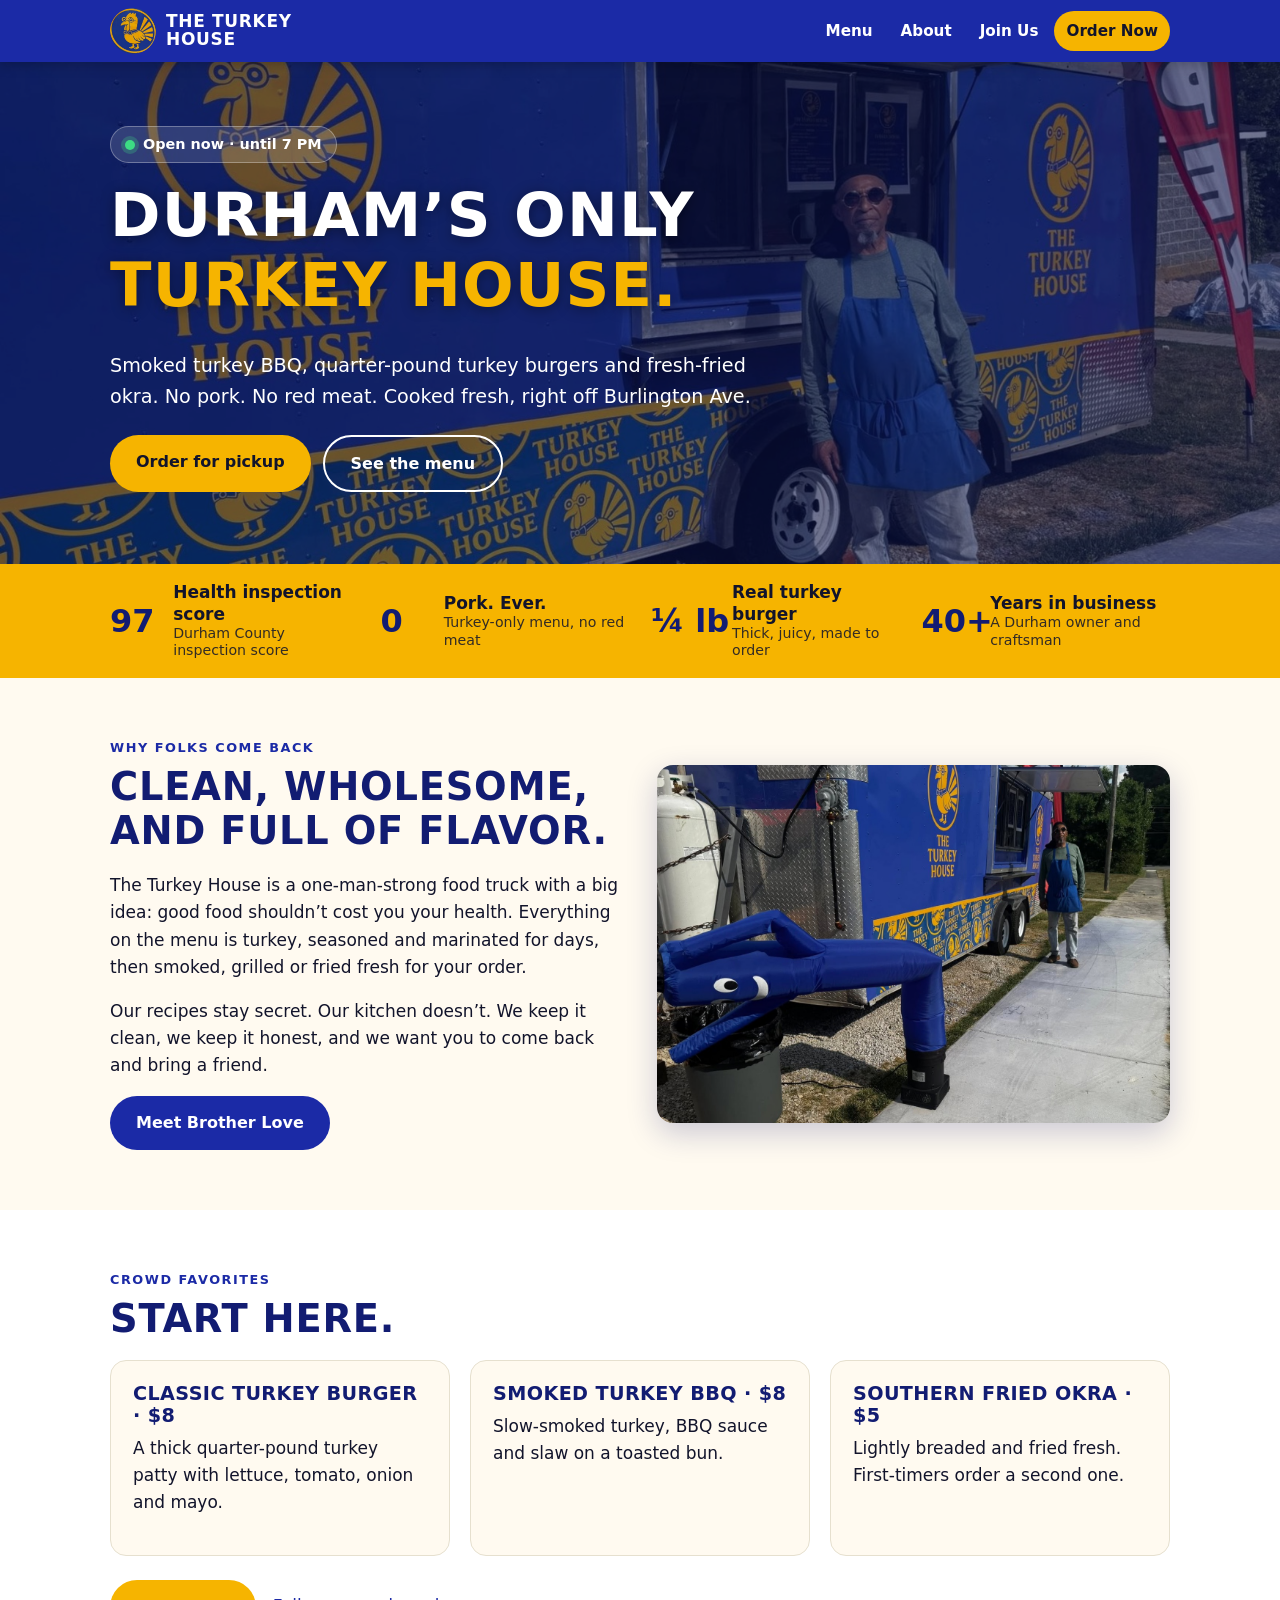
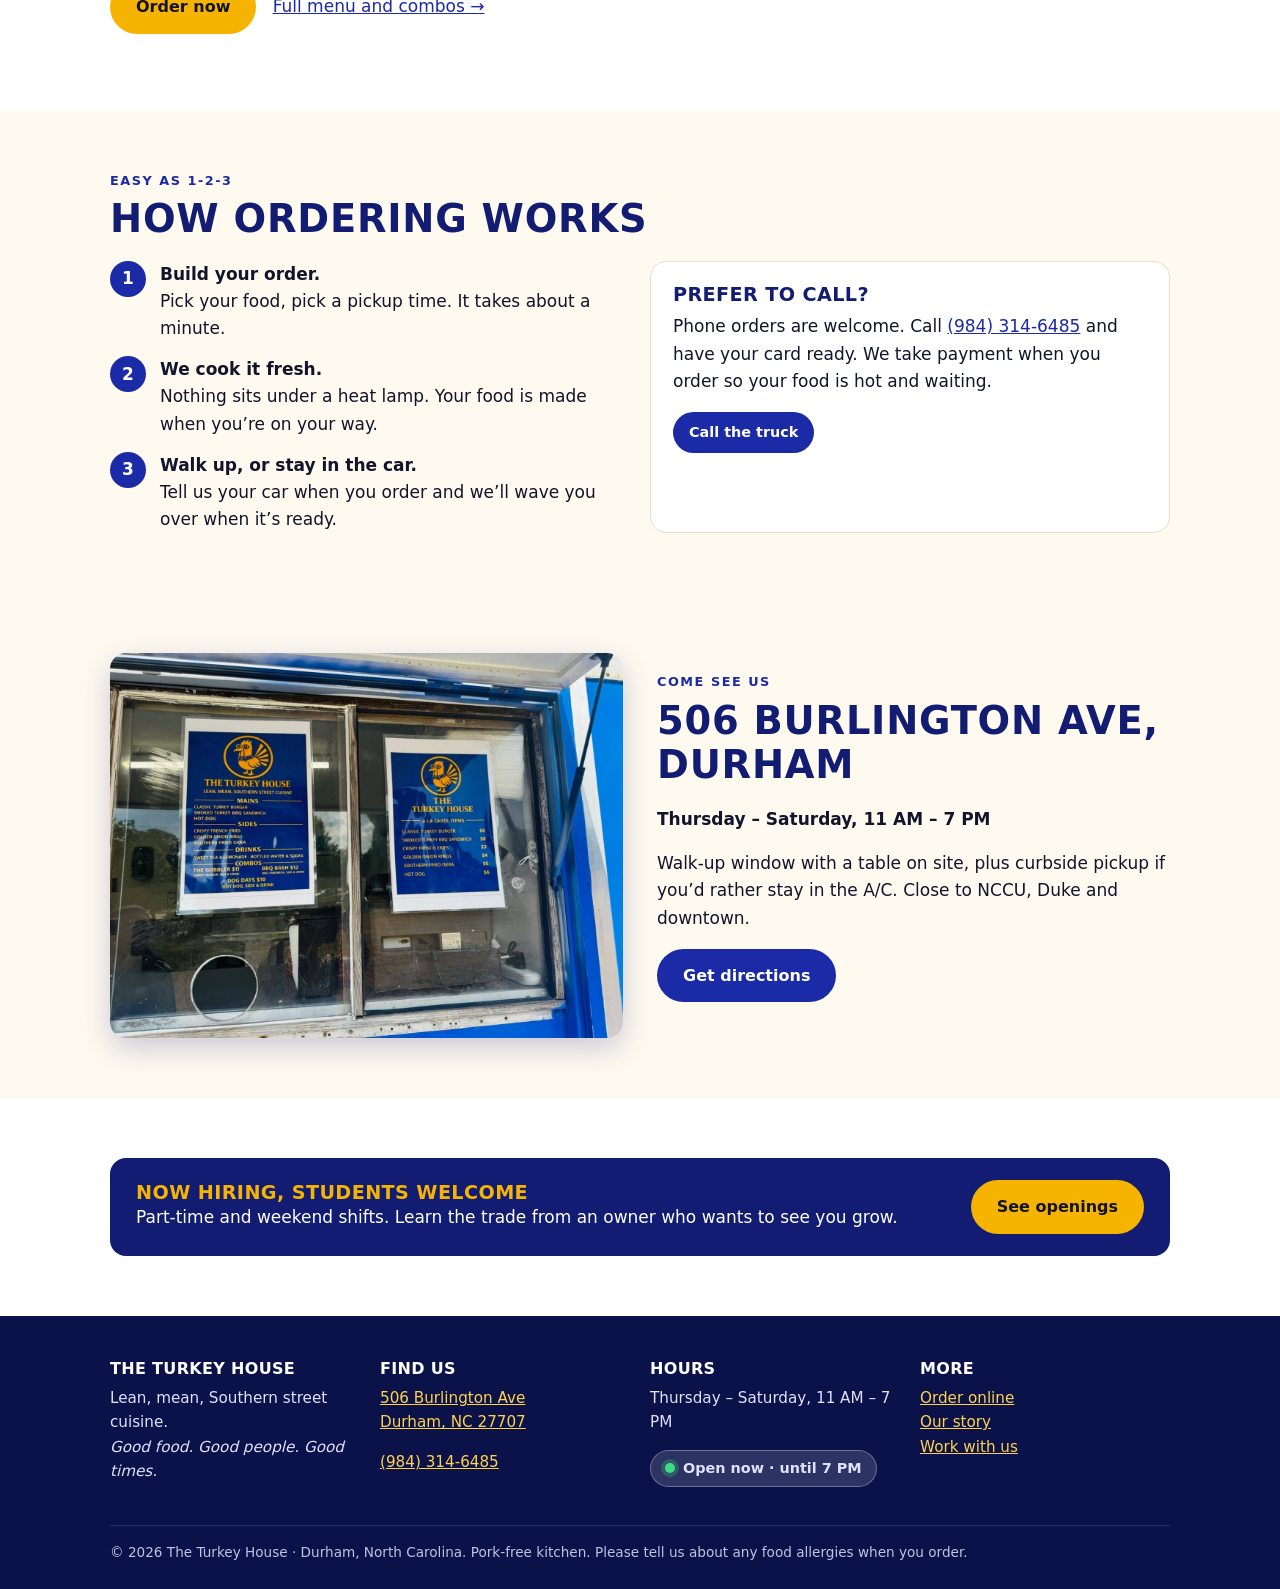
<file: index.html>
<!doctype html>
<html lang="en"><head>
<meta charset="utf-8"><meta name="viewport" content="width=device-width,initial-scale=1">
<title>The Turkey House · Turkey BBQ, Burgers & Fried Okra · Durham, NC</title>
<meta name="description" content="Smoked turkey BBQ, quarter-pound turkey burgers and Southern fried okra. Pork-free food truck at 506 Burlington Ave, Durham NC. Order online for pickup.">
<meta name="theme-color" content="#1b2aa6">
<meta property="og:title" content="The Turkey House · Turkey BBQ, Burgers & Fried Okra · Durham, NC"><meta property="og:description" content="Smoked turkey BBQ, quarter-pound turkey burgers and Southern fried okra. Pork-free food truck at 506 Burlington Ave, Durham NC. Order online for pickup.">
<meta property="og:image" content="assets/truck-brother-love.jpg"><meta property="og:type" content="website">
<link rel="icon" href="assets/logo.png"><link rel="stylesheet" href="styles.css">
<script type="application/ld+json">{"@context":"https://schema.org","@type":"FoodEstablishment","name":"The Turkey House","servesCuisine":"Southern street food, turkey","address":{"@type":"PostalAddress","streetAddress":"506 Burlington Ave","addressLocality":"Durham","addressRegion":"NC","postalCode":"27707"},"telephone":"+1-984-314-6485","openingHoursSpecification":[{"@type":"OpeningHoursSpecification","dayOfWeek":["Thursday","Friday","Saturday"],"opens":"11:00","closes":"19:00"}],"priceRange":"$"}</script></head>
<body>
<a class="skip" href="#main">Skip to content</a>
<header class="site"><div class="wrap">
  <a class="brand" href="index.html" aria-label="The Turkey House home"><img src="assets/logo.png" alt="" width="46" height="46"><span>The Turkey<br>House</span></a>
  <nav class="main" aria-label="Main">
    <a href="menu.html" class="">Menu</a><a href="about.html" class="">About</a><a href="join.html" class="">Join Us</a><a href="menu.html#order" class="cta">Order Now</a>
  </nav>
</div></header>
<main id="main">

<section class="hero" style="padding:0"><img class="bg" src="assets/truck-brother-love.jpg" alt="" fetchpriority="high">
<div class="wrap">
  <p class="js-status status"></p>
  <h1>Durham’s only <em>Turkey House.</em></h1>
  <p class="lead">Smoked turkey BBQ, quarter-pound turkey burgers and fresh-fried okra. No pork. No red meat. Cooked fresh, right off Burlington Ave.</p>
  <div class="actions"><a class="btn" href="menu.html#order">Order for pickup</a><a class="btn ghost" href="menu.html">See the menu</a></div>
</div></section>

<div class="trust"><div class="wrap"><ul>
  <li class="js-health"><span class="big" data-th="healthScore">97</span><span>Health inspection score<small data-th="healthNote">Durham County inspection score</small></span></li>
  <li><span class="big">0</span><span>Pork. Ever.<small>Turkey-only menu, no red meat</small></span></li>
  <li><span class="big">¼ lb</span><span>Real turkey burger<small>Thick, juicy, made to order</small></span></li>
  <li><span class="big">40+</span><span>Years in business<small>A Durham owner and craftsman</small></span></li>
</ul></div></div>

<section><div class="wrap">
  <div class="split">
    <div><p class="kicker">Why folks come back</p><h2>Clean, wholesome, and full of flavor.</h2>
      <p>The Turkey House is a one-man-strong food truck with a big idea: good food shouldn’t cost you your health. Everything on the menu is turkey, seasoned and marinated for days, then smoked, grilled or fried fresh for your order.</p>
      <p>Our recipes stay secret. Our kitchen doesn’t. We keep it clean, we keep it honest, and we want you to come back and bring a friend.</p>
      <a class="btn blue" href="about.html">Meet Brother Love</a></div>
    <div class="photo"><img src="assets/truck-side.jpg" alt="The Turkey House food truck on Burlington Ave with its blue and gold turkey logo" loading="lazy" width="1400" height="976"></div>
  </div>
</div></section>

<section class="alt"><div class="wrap">
  <p class="kicker">Crowd favorites</p><h2>Start here.</h2>
  <div class="grid c3">
    <article class="card"><h3>Classic Turkey Burger <span data-price="burger"></span></h3><p>A thick quarter-pound turkey patty with lettuce, tomato, onion and mayo.</p></article>
    <article class="card"><h3>Smoked Turkey BBQ <span data-price="bbq"></span></h3><p>Slow-smoked turkey, BBQ sauce and slaw on a toasted bun.</p></article>
    <article class="card"><h3>Southern Fried Okra <span data-price="okra"></span></h3><p>Lightly breaded and fried fresh. First-timers order a second one.</p></article>
  </div>
  <p style="margin-top:24px"><a class="btn" href="menu.html#order">Order now</a> &nbsp; <a href="menu.html">Full menu and combos →</a></p>
</div></section>

<section><div class="wrap">
  <p class="kicker">Easy as 1-2-3</p><h2>How ordering works</h2>
  <div class="grid c2"><ol class="steps">
    <li><div><strong>Build your order.</strong><br>Pick your food, pick a pickup time. It takes about a minute.</div></li>
    <li><div><strong>We cook it fresh.</strong><br>Nothing sits under a heat lamp. Your food is made when you’re on your way.</div></li>
    <li><div><strong>Walk up, or stay in the car.</strong><br>Tell us your car when you order and we’ll wave you over when it’s ready.</div></li>
  </ol>
  <div class="card"><h3>Prefer to call?</h3><p>Phone orders are welcome. Call <a data-th-href="tel" href="#" data-th="phoneDisplay">(984) 314-6485</a> and have your card ready. We take payment when you order so your food is hot and waiting.</p>
  <p style="margin:0"><a class="btn blue small" data-th-href="tel" href="#">Call the truck</a></p></div></div>
</div></section>

<section class="alt" id="testimonials"><div class="wrap"><p class="kicker">Straight from our customers</p><h2>What people are saying</h2><div class="grid c3" id="testimonial-list"></div></div></section>

<section><div class="wrap"><div class="split">
  <div class="photo"><img src="assets/order-window.jpg" alt="Menus posted at the ordering window of The Turkey House truck" loading="lazy" width="1400" height="1050"></div>
  <div><p class="kicker">Come see us</p><h2>506 Burlington Ave, Durham</h2>
    <p><strong data-th="hoursText">Thursday – Saturday, 11 AM – 7 PM</strong></p>
    <p>Walk-up window with a table on site, plus curbside pickup if you’d rather stay in the A/C. Close to NCCU, Duke and downtown.</p>
    <p><a class="btn blue" data-th-href="maps" href="#">Get directions</a></p></div>
</div></div></section>

<section class="alt"><div class="wrap"><div class="banner"><div><h3>Now hiring, students welcome</h3><p>Part-time and weekend shifts. Learn the trade from an owner who wants to see you grow.</p></div><a class="btn" href="join.html" style="margin-left:auto">See openings</a></div></div></section>
<script>document.addEventListener("DOMContentLoaded",function(){var T=window.TH;if(!T)return;[].forEach.call(document.querySelectorAll("[data-price]"),function(e){var it=T.menu.items.filter(function(x){return x.id===e.getAttribute("data-price")})[0];if(it&&it.price!=null)e.textContent="· $"+it.price;});});</script>

</main>
<footer class="site"><div class="wrap">
  <div class="grid">
    <div><h3>The Turkey House</h3><p>Lean, mean, Southern street cuisine.<br><em>Good food. Good people. Good times.</em></p></div>
    <div><h3>Find us</h3><p><a data-th-href="maps" href="#"><span data-th="street">506 Burlington Ave</span><br><span data-th="city">Durham, NC 27707</span></a></p>
      <p><a data-th-href="tel" href="#" data-th="phoneDisplay">(984) 314-6485</a></p></div>
    <div><h3>Hours</h3><p data-th="hoursText">Thursday – Saturday, 11 AM – 7 PM</p><p class="js-status status" style="margin:0"></p></div>
    <div><h3>More</h3><p><a href="menu.html#order">Order online</a><br><a href="about.html">Our story</a><br><a href="join.html">Work with us</a><br>
      <a id="review-link" class="hidden" href="#" rel="noopener">Leave a review</a>
      <a id="social-fb" class="hidden" href="#" rel="noopener">Facebook</a> <a id="social-ig" class="hidden" href="#" rel="noopener">Instagram</a></p></div>
  </div>
  <div class="fine">© <span class="js-year">2026</span> The Turkey House · Durham, North Carolina. Pork-free kitchen. Please tell us about any food allergies when you order.</div>
</div></footer>
<script src="config.js"></script><script src="site.js"></script>
</body></html>
</file>
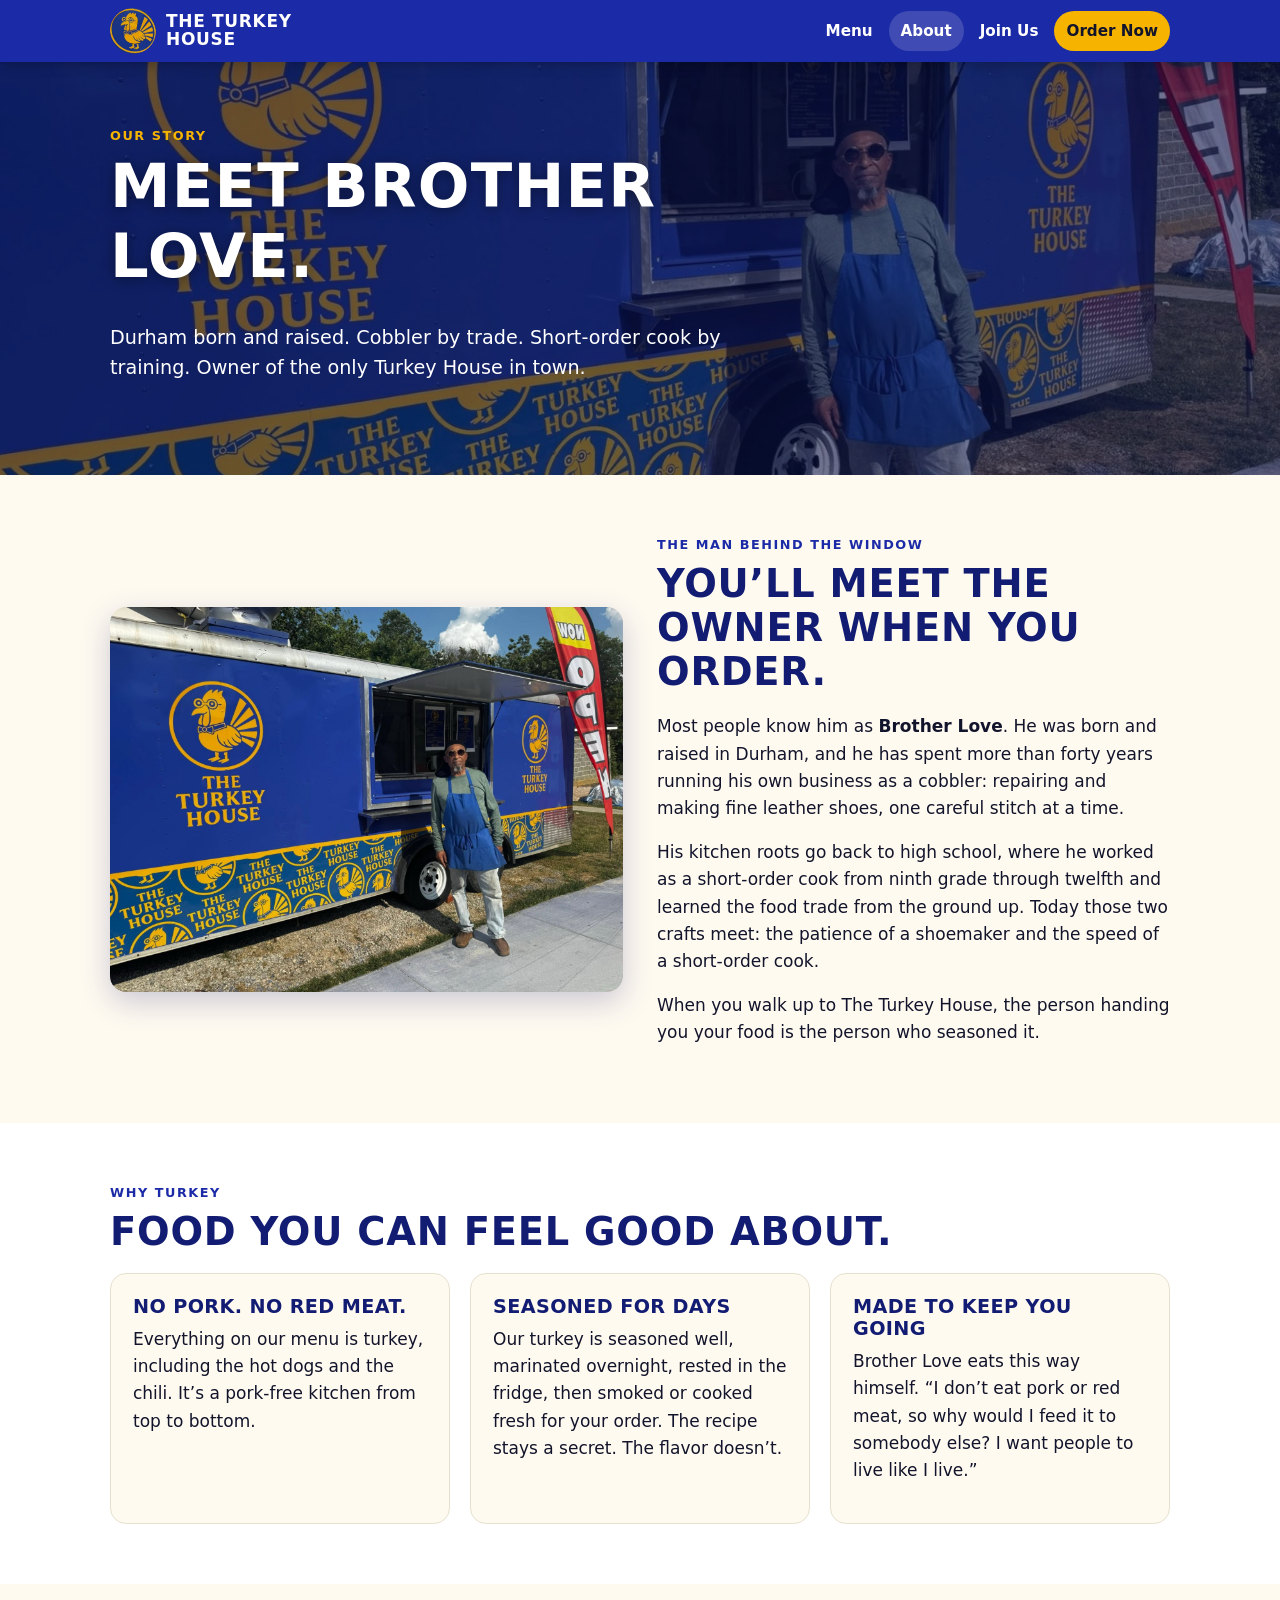
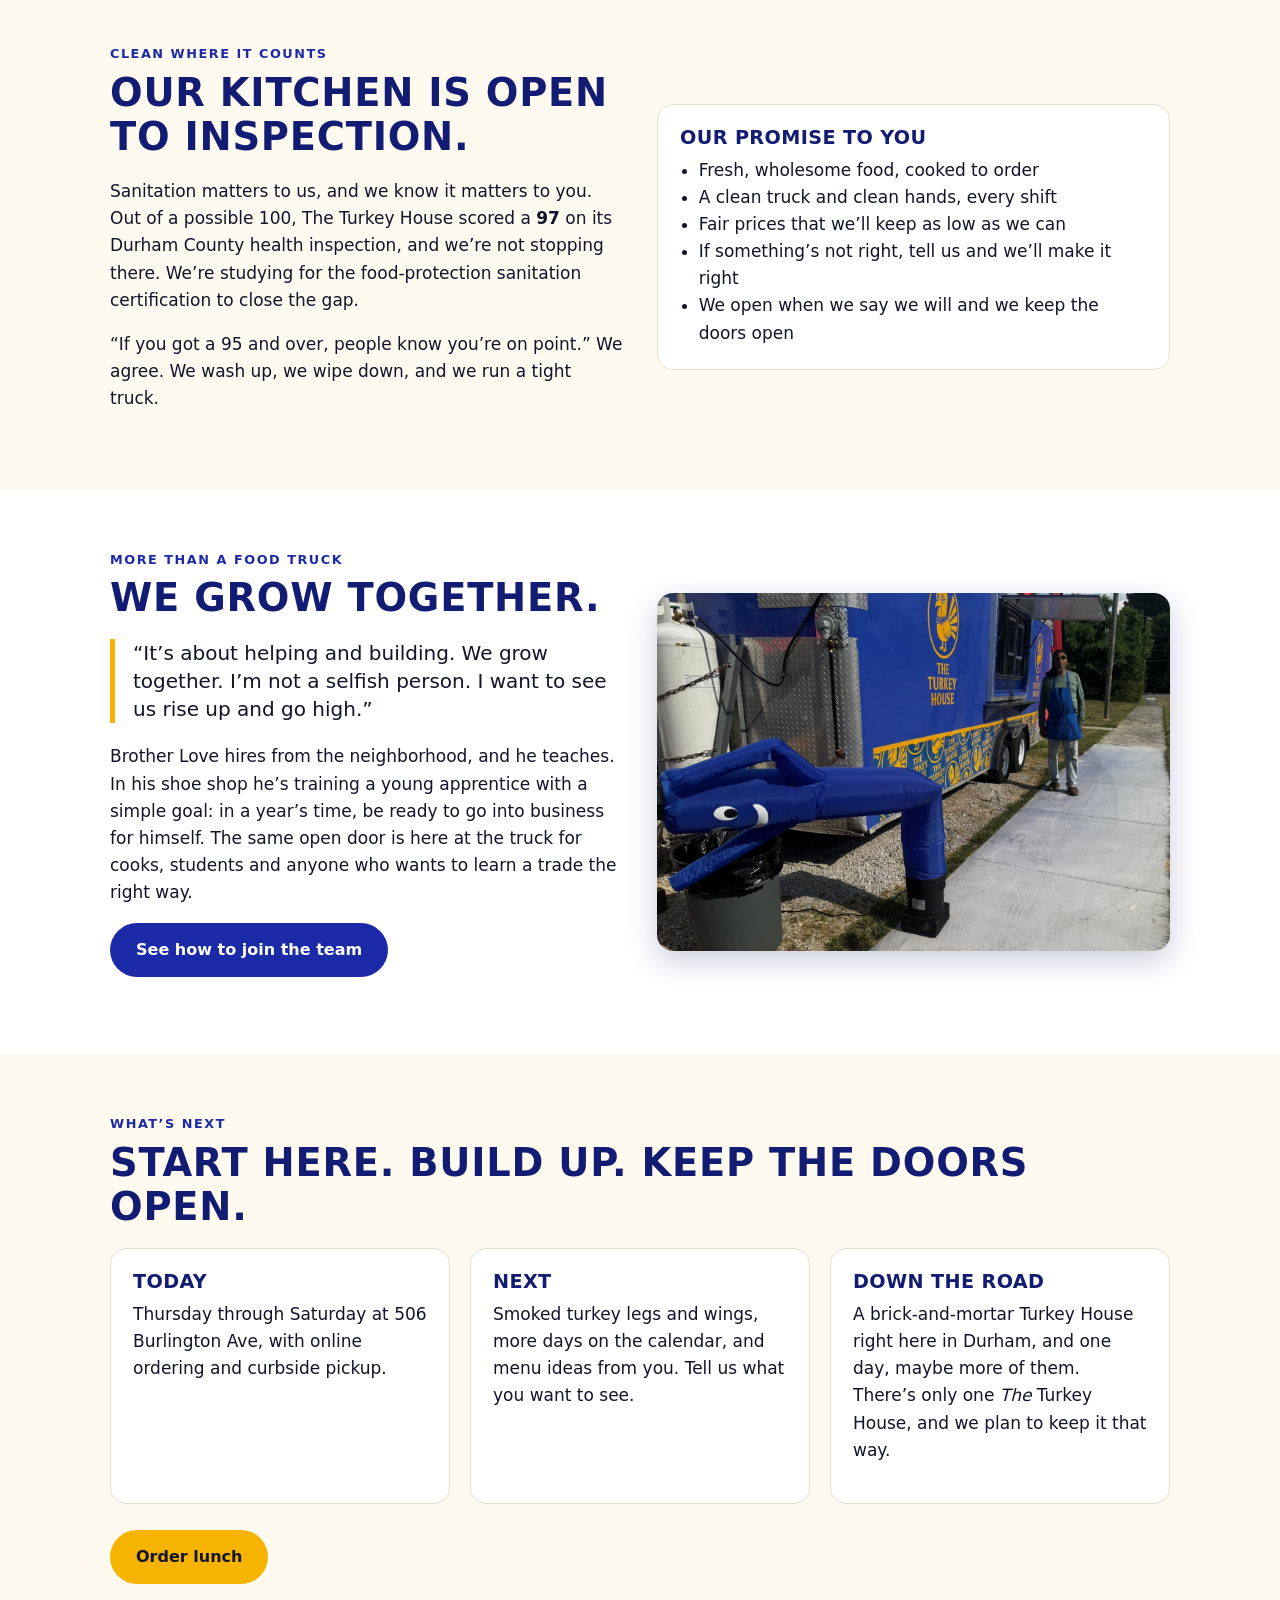
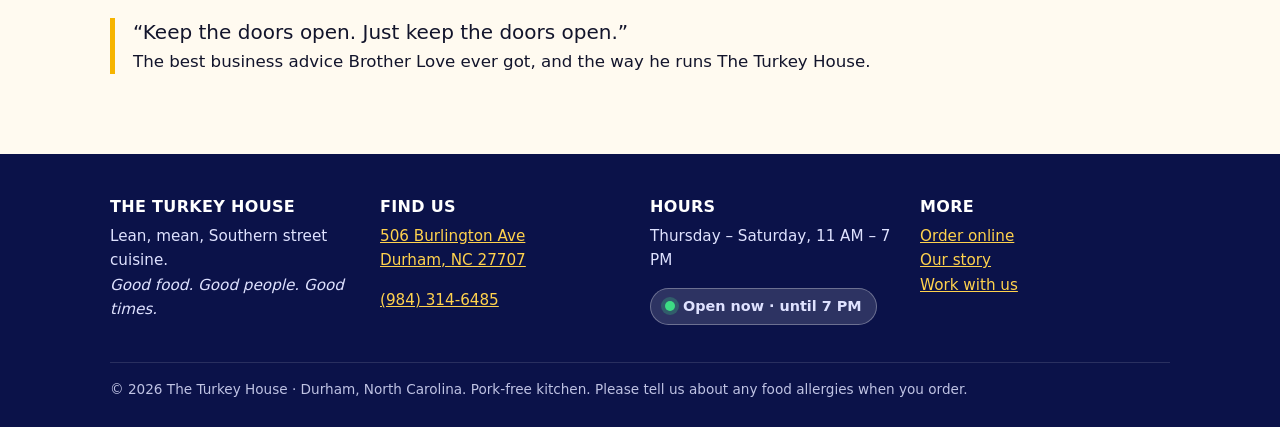
<file: about.html>
<!doctype html>
<html lang="en"><head>
<meta charset="utf-8"><meta name="viewport" content="width=device-width,initial-scale=1">
<title>About Brother Love · The Turkey House · Durham, NC</title>
<meta name="description" content="Meet Brother Love, Durham cobbler and owner of The Turkey House food truck. Pork-free, turkey-only Southern street food with a 97 health score.">
<meta name="theme-color" content="#1b2aa6">
<meta property="og:title" content="About Brother Love · The Turkey House · Durham, NC"><meta property="og:description" content="Meet Brother Love, Durham cobbler and owner of The Turkey House food truck. Pork-free, turkey-only Southern street food with a 97 health score.">
<meta property="og:image" content="assets/truck-brother-love.jpg"><meta property="og:type" content="website">
<link rel="icon" href="assets/logo.png"><link rel="stylesheet" href="styles.css">
</head>
<body>
<a class="skip" href="#main">Skip to content</a>
<header class="site"><div class="wrap">
  <a class="brand" href="index.html" aria-label="The Turkey House home"><img src="assets/logo.png" alt="" width="46" height="46"><span>The Turkey<br>House</span></a>
  <nav class="main" aria-label="Main">
    <a href="menu.html" class="">Menu</a><a href="about.html" class="" aria-current="page">About</a><a href="join.html" class="">Join Us</a><a href="menu.html#order" class="cta">Order Now</a>
  </nav>
</div></header>
<main id="main">

<section class="hero" style="padding:0"><img class="bg" src="assets/truck-brother-love.jpg" alt="" style="object-position:70% 50%">
<div class="wrap"><p class="kicker" style="color:var(--gold)">Our story</p><h1>Meet Brother Love.</h1>
<p class="lead">Durham born and raised. Cobbler by trade. Short-order cook by training. Owner of the only Turkey House in town.</p></div></section>

<section><div class="wrap"><div class="split">
  <div class="photo"><img src="assets/truck-brother-love.jpg" alt="Brother Love, owner of The Turkey House, standing at his food truck in a blue apron" loading="lazy" width="1600" height="1200"></div>
  <div><p class="kicker">The man behind the window</p><h2>You’ll meet the owner when you order.</h2>
    <p>Most people know him as <strong>Brother Love</strong>. He was born and raised in Durham, and he has spent more than forty years running his own business as a cobbler: repairing and making fine leather shoes, one careful stitch at a time.</p>
    <p>His kitchen roots go back to high school, where he worked as a short-order cook from ninth grade through twelfth and learned the food trade from the ground up. Today those two crafts meet: the patience of a shoemaker and the speed of a short-order cook.</p>
    <p>When you walk up to The Turkey House, the person handing you your food is the person who seasoned it.</p></div>
</div></div></section>

<section class="alt"><div class="wrap">
  <p class="kicker">Why turkey</p><h2>Food you can feel good about.</h2>
  <div class="grid c3">
    <div class="card"><h3>No pork. No red meat.</h3><p>Everything on our menu is turkey, including the hot dogs and the chili. It’s a pork-free kitchen from top to bottom.</p></div>
    <div class="card"><h3>Seasoned for days</h3><p>Our turkey is seasoned well, marinated overnight, rested in the fridge, then smoked or cooked fresh for your order. The recipe stays a secret. The flavor doesn’t.</p></div>
    <div class="card"><h3>Made to keep you going</h3><p>Brother Love eats this way himself. “I don’t eat pork or red meat, so why would I feed it to somebody else? I want people to live like I live.”</p></div>
  </div>
</div></section>

<section><div class="wrap"><div class="split">
  <div><p class="kicker">Clean where it counts</p><h2>Our kitchen is open to inspection.</h2>
    <p>Sanitation matters to us, and we know it matters to you. Out of a possible 100, The Turkey House scored a <strong>97</strong> on its Durham County health inspection, and we’re not stopping there. We’re studying for the food-protection sanitation certification to close the gap.</p>
    <p>“If you got a 95 and over, people know you’re on point.” We agree. We wash up, we wipe down, and we run a tight truck.</p></div>
  <div class="card"><h3>Our promise to you</h3>
    <ul style="padding-left:1.1em;margin:0"><li>Fresh, wholesome food, cooked to order</li><li>A clean truck and clean hands, every shift</li><li>Fair prices that we’ll keep as low as we can</li><li>If something’s not right, tell us and we’ll make it right</li><li>We open when we say we will and we keep the doors open</li></ul></div>
</div></div></section>

<section class="alt"><div class="wrap"><div class="split">
  <div><p class="kicker">More than a food truck</p><h2>We grow together.</h2>
    <blockquote class="quote">“It’s about helping and building. We grow together. I’m not a selfish person. I want to see us rise up and go high.”</blockquote>
    <p>Brother Love hires from the neighborhood, and he teaches. In his shoe shop he’s training a young apprentice with a simple goal: in a year’s time, be ready to go into business for himself. The same open door is here at the truck for cooks, students and anyone who wants to learn a trade the right way.</p>
    <p><a class="btn blue" href="join.html">See how to join the team</a></p></div>
  <div class="photo"><img src="assets/truck-side.jpg" alt="The Turkey House truck with its inflatable tube-man mascot out front" loading="lazy" width="1400" height="976"></div>
</div></div></section>

<section><div class="wrap">
  <p class="kicker">What’s next</p><h2>Start here. Build up. Keep the doors open.</h2>
  <div class="grid c3">
    <div class="card"><h3>Today</h3><p>Thursday through Saturday at 506 Burlington Ave, with online ordering and curbside pickup.</p></div>
    <div class="card"><h3>Next</h3><p>Smoked turkey legs and wings, more days on the calendar, and menu ideas from you. Tell us what you want to see.</p></div>
    <div class="card"><h3>Down the road</h3><p>A brick-and-mortar Turkey House right here in Durham, and one day, maybe more of them. There’s only one <em>The</em> Turkey House, and we plan to keep it that way.</p></div>
  </div>
  <p style="margin-top:26px"><a class="btn" href="menu.html#order">Order lunch</a></p>
  <blockquote class="quote" style="margin-top:34px">“Keep the doors open. Just keep the doors open.” <br><small>The best business advice Brother Love ever got, and the way he runs The Turkey House.</small></blockquote>
</div></section>

</main>
<footer class="site"><div class="wrap">
  <div class="grid">
    <div><h3>The Turkey House</h3><p>Lean, mean, Southern street cuisine.<br><em>Good food. Good people. Good times.</em></p></div>
    <div><h3>Find us</h3><p><a data-th-href="maps" href="#"><span data-th="street">506 Burlington Ave</span><br><span data-th="city">Durham, NC 27707</span></a></p>
      <p><a data-th-href="tel" href="#" data-th="phoneDisplay">(984) 314-6485</a></p></div>
    <div><h3>Hours</h3><p data-th="hoursText">Thursday – Saturday, 11 AM – 7 PM</p><p class="js-status status" style="margin:0"></p></div>
    <div><h3>More</h3><p><a href="menu.html#order">Order online</a><br><a href="about.html">Our story</a><br><a href="join.html">Work with us</a><br>
      <a id="review-link" class="hidden" href="#" rel="noopener">Leave a review</a>
      <a id="social-fb" class="hidden" href="#" rel="noopener">Facebook</a> <a id="social-ig" class="hidden" href="#" rel="noopener">Instagram</a></p></div>
  </div>
  <div class="fine">© <span class="js-year">2026</span> The Turkey House · Durham, North Carolina. Pork-free kitchen. Please tell us about any food allergies when you order.</div>
</div></footer>
<script src="config.js"></script><script src="site.js"></script>
</body></html>
</file>
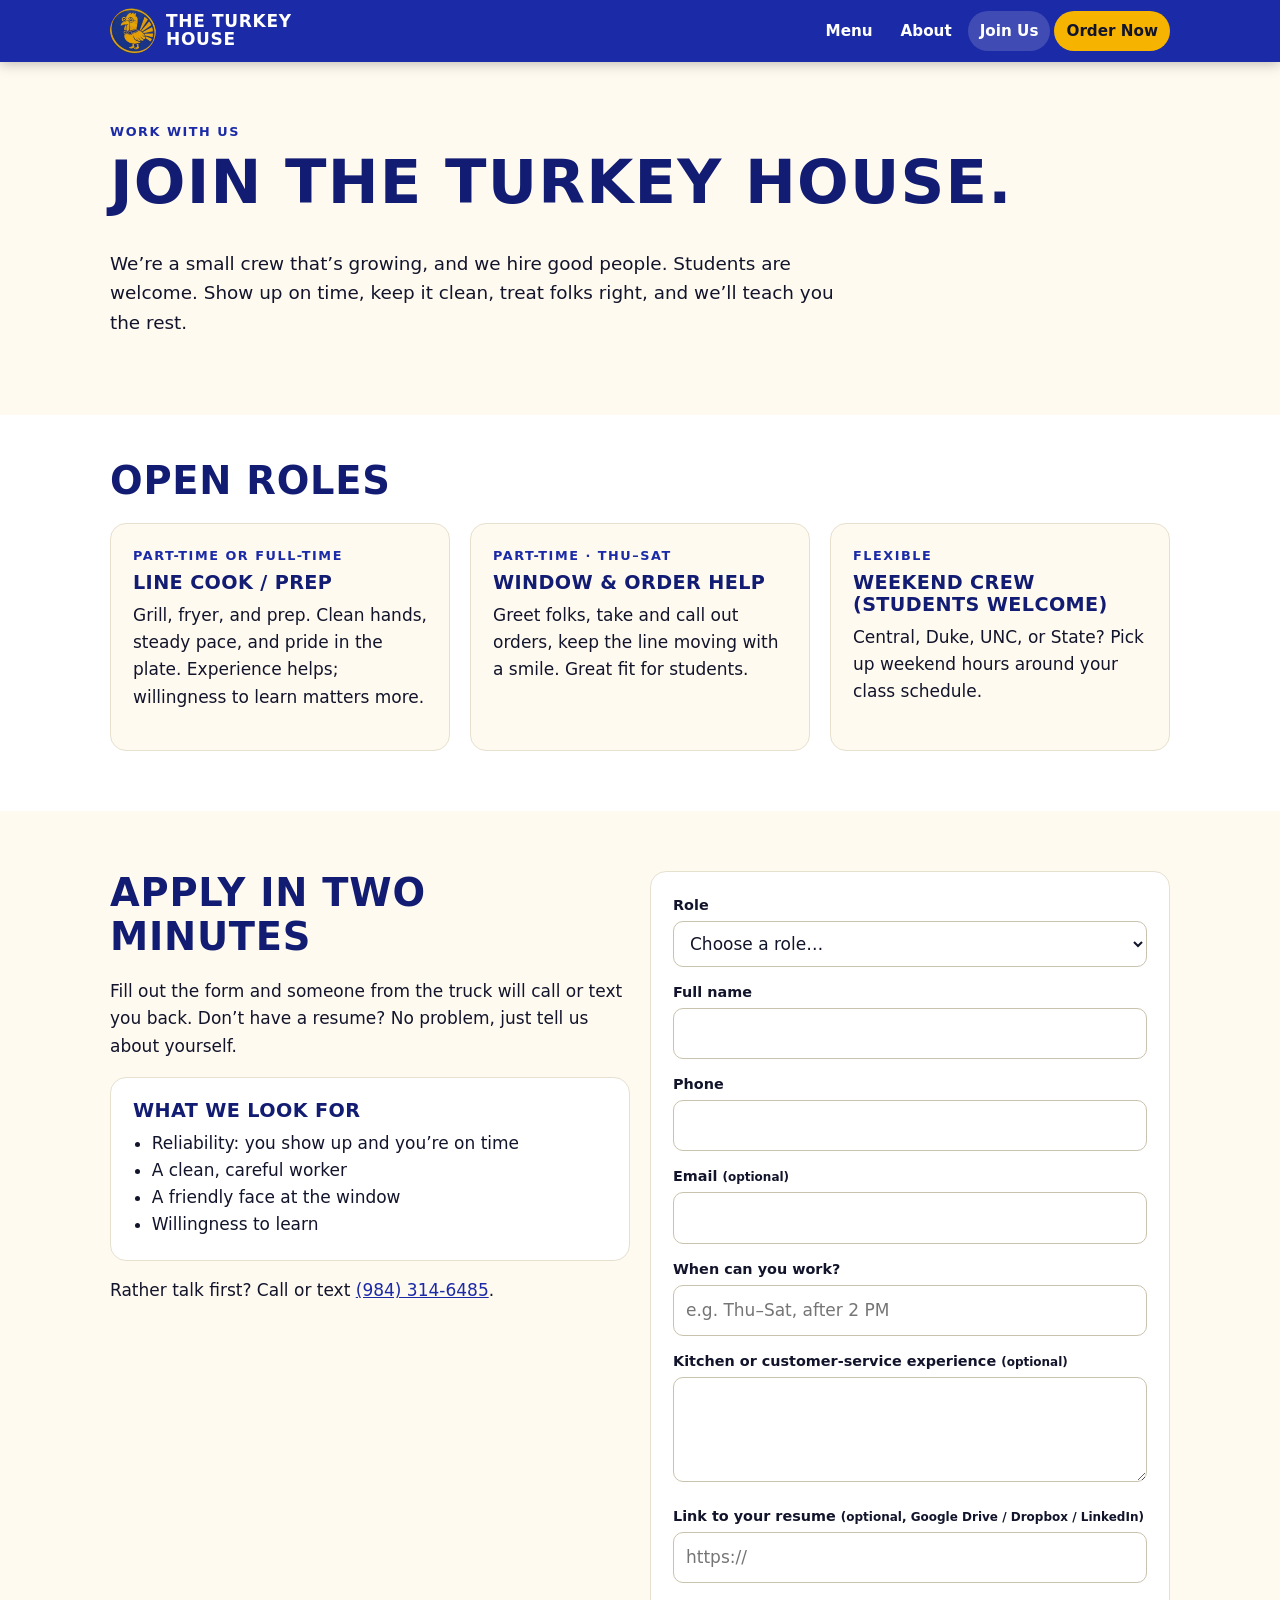
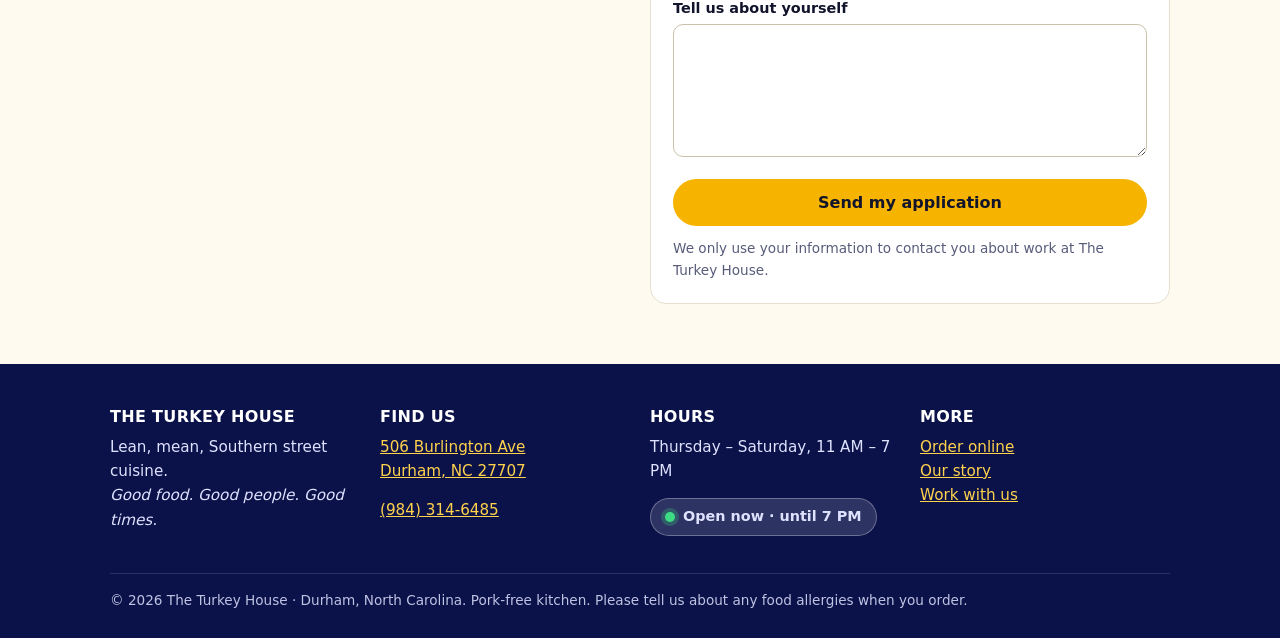
<file: join.html>
<!doctype html>
<html lang="en"><head>
<meta charset="utf-8"><meta name="viewport" content="width=device-width,initial-scale=1">
<title>Jobs & Applications · The Turkey House · Durham, NC</title>
<meta name="description" content="Now hiring line cooks, window help and weekend crew (students welcome) at The Turkey House food truck in Durham, NC. Apply online.">
<meta name="theme-color" content="#1b2aa6">
<meta property="og:title" content="Jobs & Applications · The Turkey House · Durham, NC"><meta property="og:description" content="Now hiring line cooks, window help and weekend crew (students welcome) at The Turkey House food truck in Durham, NC. Apply online.">
<meta property="og:image" content="assets/truck-brother-love.jpg"><meta property="og:type" content="website">
<link rel="icon" href="assets/logo.png"><link rel="stylesheet" href="styles.css">
</head>
<body>
<a class="skip" href="#main">Skip to content</a>
<header class="site"><div class="wrap">
  <a class="brand" href="index.html" aria-label="The Turkey House home"><img src="assets/logo.png" alt="" width="46" height="46"><span>The Turkey<br>House</span></a>
  <nav class="main" aria-label="Main">
    <a href="menu.html" class="">Menu</a><a href="about.html" class="">About</a><a href="join.html" class="" aria-current="page">Join Us</a><a href="menu.html#order" class="cta">Order Now</a>
  </nav>
</div></header>
<main id="main">

<section><div class="wrap"><p class="kicker">Work with us</p><h1>Join The Turkey House.</h1>
<p style="max-width:40em;font-size:1.15rem">We’re a small crew that’s growing, and we hire good people. Students are welcome. Show up on time, keep it clean, treat folks right, and we’ll teach you the rest.</p></div></section>
<section class="alt" style="padding-top:44px"><div class="wrap"><h2>Open roles</h2><div class="grid c3" id="openings"></div></div></section>
<section><div class="wrap"><div class="grid c2" style="align-items:start">
  <div><h2>Apply in two minutes</h2><p>Fill out the form and someone from the truck will call or text you back. Don’t have a resume? No problem, just tell us about yourself.</p>
  <div class="card"><h3>What we look for</h3><ul style="padding-left:1.1em;margin:0"><li>Reliability: you show up and you’re on time</li><li>A clean, careful worker</li><li>A friendly face at the window</li><li>Willingness to learn</li></ul></div>
  <p style="margin-top:16px">Rather talk first? Call or text <a data-th-href="tel" href="#" data-th="phoneDisplay">(984) 314-6485</a>.</p></div>
  <form id="apply-form" class="card">
    <div class="field"><label for="role">Role</label><select id="role" name="role" required></select></div>
    <div class="field"><label for="a-name">Full name</label><input id="a-name" name="name" required autocomplete="name"></div>
    <div class="field"><label for="a-phone">Phone</label><input id="a-phone" name="phone" type="tel" required autocomplete="tel" inputmode="tel"></div>
    <div class="field"><label for="a-email">Email <small>(optional)</small></label><input id="a-email" name="email" type="email" autocomplete="email"></div>
    <div class="field"><label for="availability">When can you work?</label><input id="availability" name="availability" placeholder="e.g. Thu–Sat, after 2 PM" required></div>
    <div class="field"><label for="experience">Kitchen or customer-service experience <small>(optional)</small></label><textarea id="experience" name="experience" rows="3"></textarea></div>
    <div class="field"><label for="resume">Link to your resume <small>(optional, Google Drive / Dropbox / LinkedIn)</small></label><input id="resume" name="resume" type="url" placeholder="https://"></div>
    <div class="field"><label for="about">Tell us about yourself</label><textarea id="about" name="about" rows="4" required></textarea></div>
    <input class="hp" type="checkbox" name="botcheck" tabindex="-1" autocomplete="off" aria-hidden="true">
    <button class="btn" type="submit" style="width:100%">Send my application</button>
    <div id="apply-msg" style="margin-top:12px" aria-live="polite"></div>
    <p class="empty" style="font-size:.85rem;margin:10px 0 0">We only use your information to contact you about work at The Turkey House.</p>
  </form>
</div></div></section>

</main>
<footer class="site"><div class="wrap">
  <div class="grid">
    <div><h3>The Turkey House</h3><p>Lean, mean, Southern street cuisine.<br><em>Good food. Good people. Good times.</em></p></div>
    <div><h3>Find us</h3><p><a data-th-href="maps" href="#"><span data-th="street">506 Burlington Ave</span><br><span data-th="city">Durham, NC 27707</span></a></p>
      <p><a data-th-href="tel" href="#" data-th="phoneDisplay">(984) 314-6485</a></p></div>
    <div><h3>Hours</h3><p data-th="hoursText">Thursday – Saturday, 11 AM – 7 PM</p><p class="js-status status" style="margin:0"></p></div>
    <div><h3>More</h3><p><a href="menu.html#order">Order online</a><br><a href="about.html">Our story</a><br><a href="join.html">Work with us</a><br>
      <a id="review-link" class="hidden" href="#" rel="noopener">Leave a review</a>
      <a id="social-fb" class="hidden" href="#" rel="noopener">Facebook</a> <a id="social-ig" class="hidden" href="#" rel="noopener">Instagram</a></p></div>
  </div>
  <div class="fine">© <span class="js-year">2026</span> The Turkey House · Durham, North Carolina. Pork-free kitchen. Please tell us about any food allergies when you order.</div>
</div></footer>
<script src="config.js"></script><script src="site.js"></script>
</body></html>
</file>
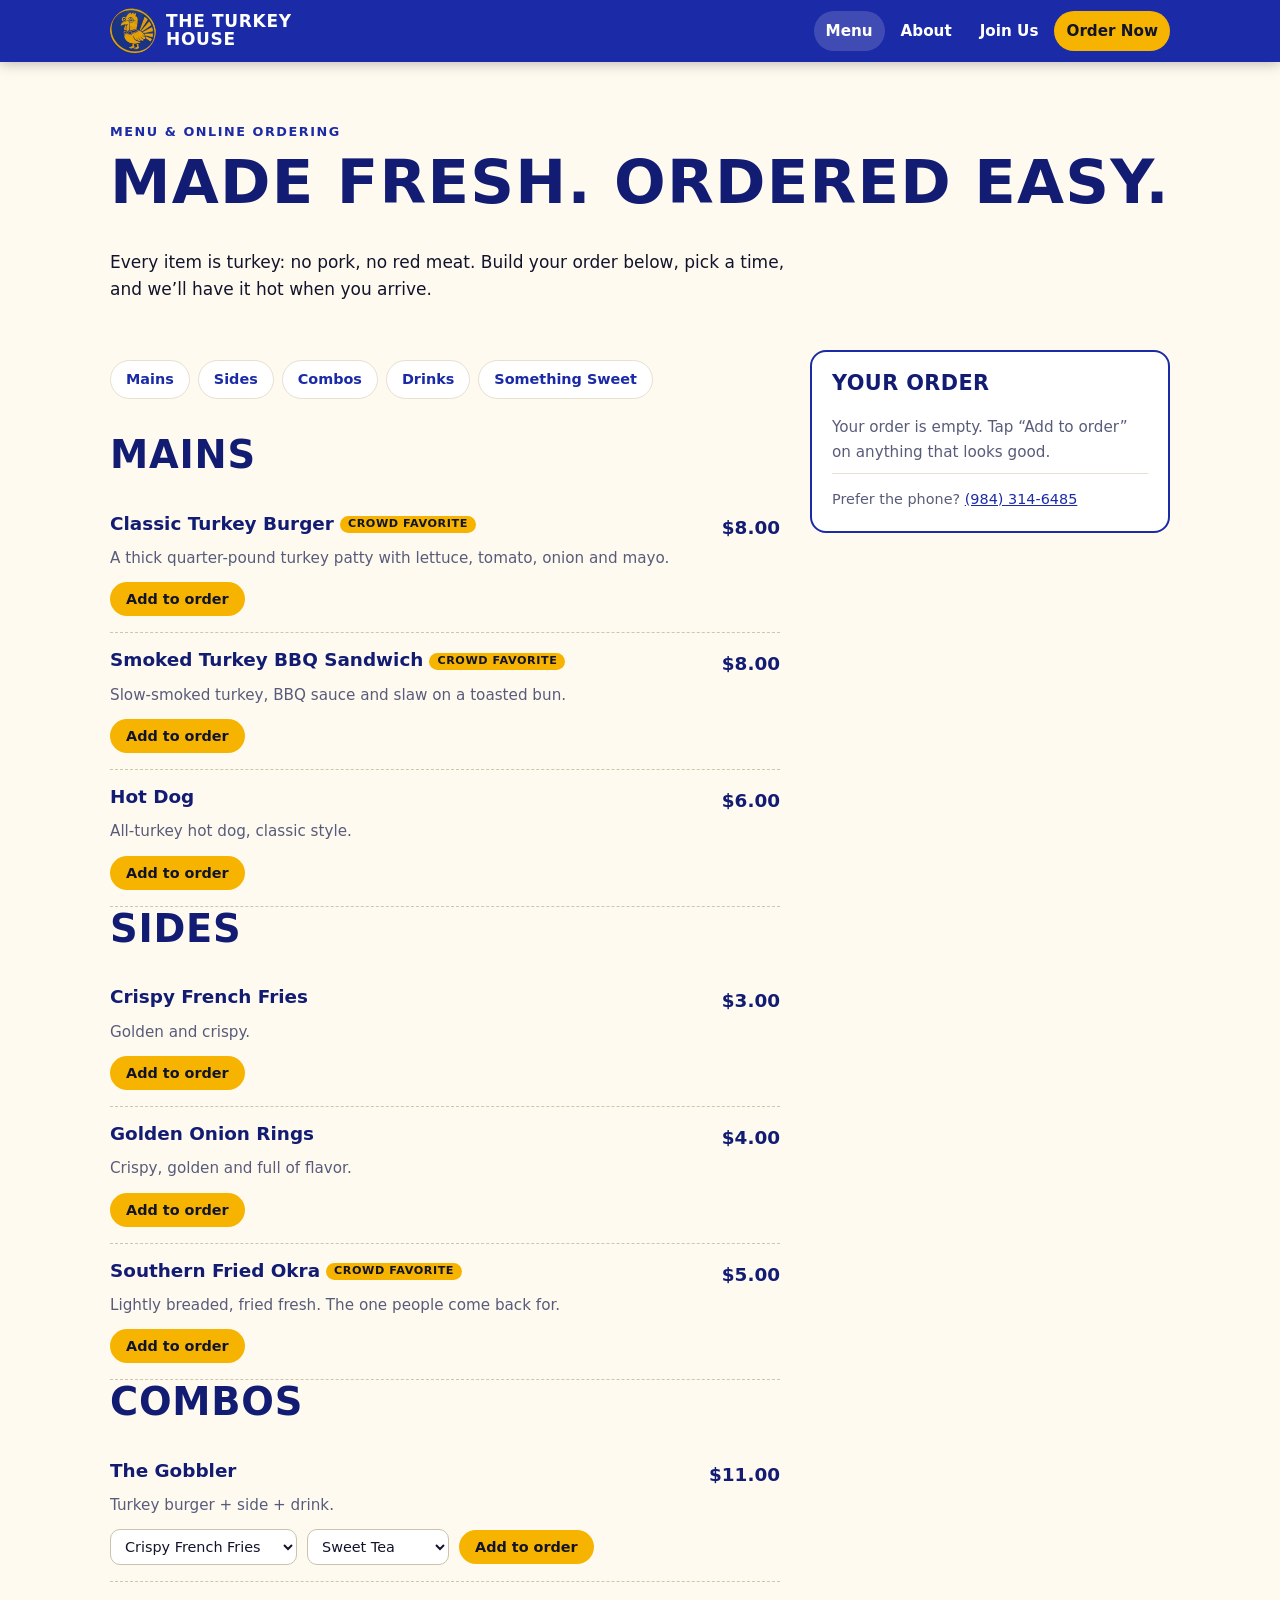
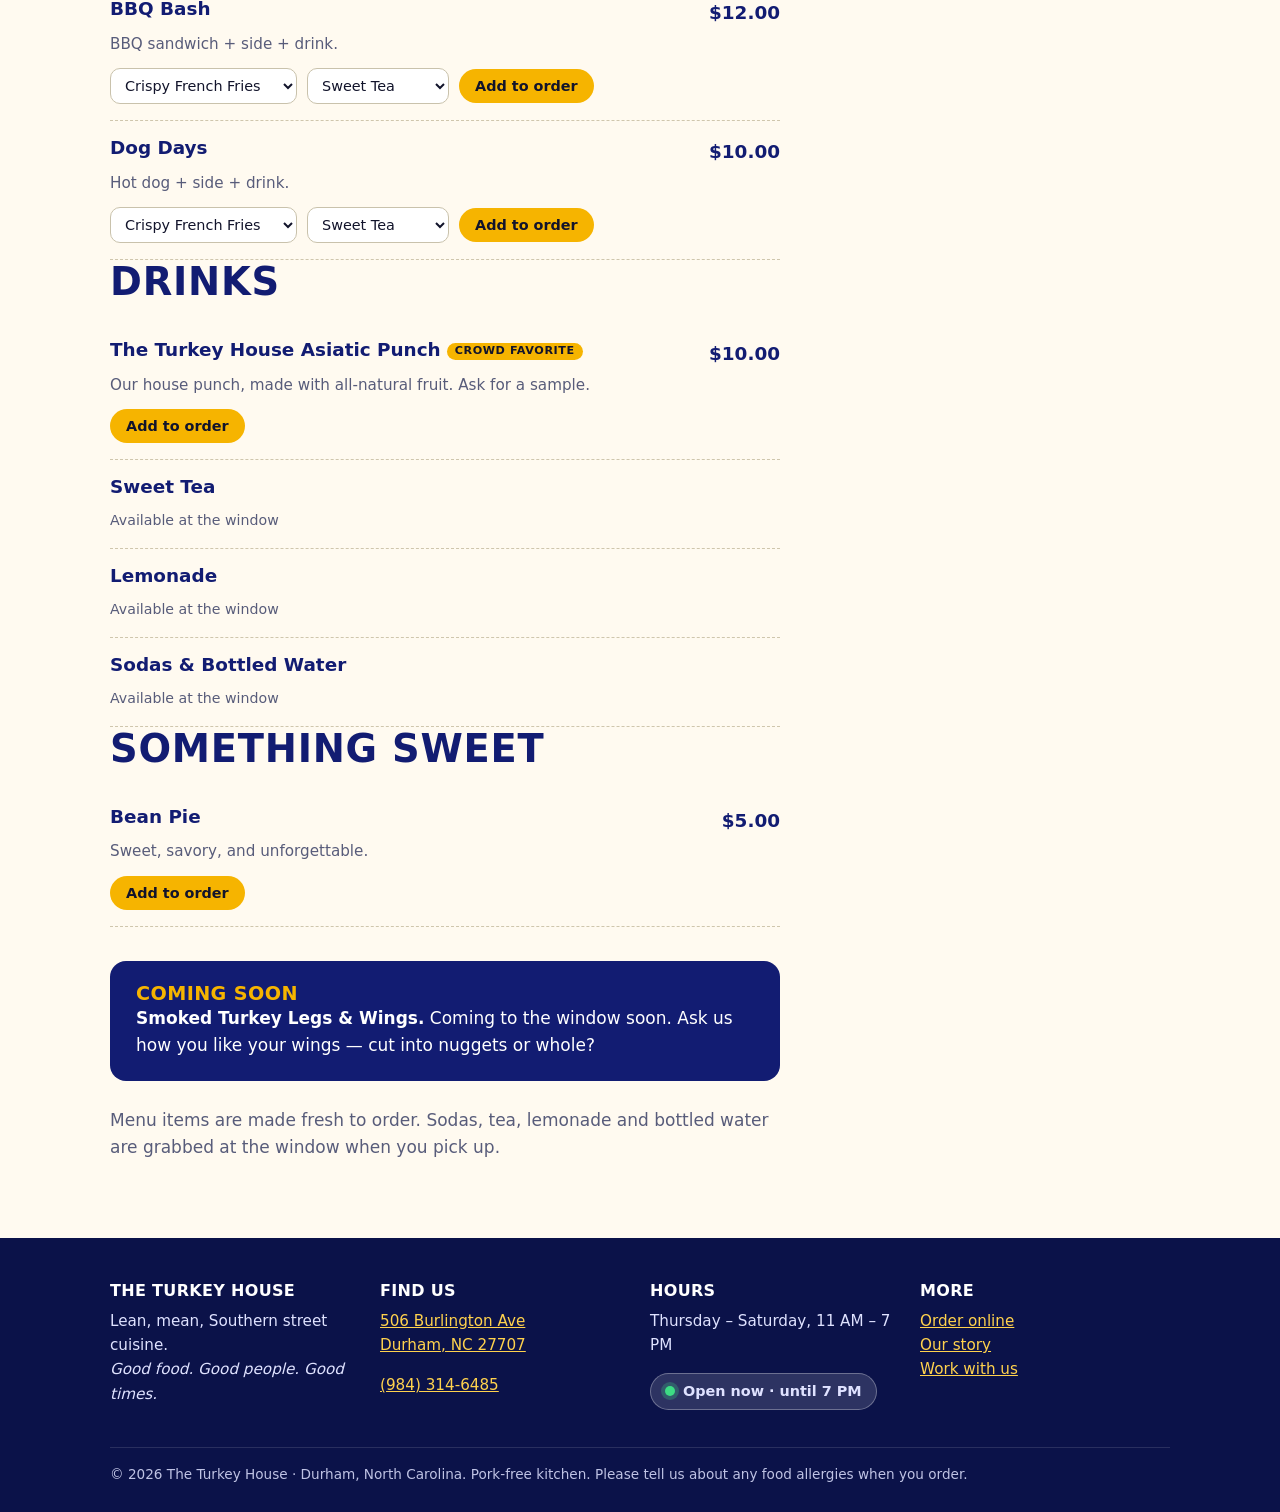
<file: menu.html>
<!doctype html>
<html lang="en"><head>
<meta charset="utf-8"><meta name="viewport" content="width=device-width,initial-scale=1">
<title>Menu & Order Online · The Turkey House · Durham, NC</title>
<meta name="description" content="Turkey burgers, smoked turkey BBQ, hot dogs, fried okra, combos and Asiatic Punch. Order online for pickup at 506 Burlington Ave, Durham.">
<meta name="theme-color" content="#1b2aa6">
<meta property="og:title" content="Menu & Order Online · The Turkey House · Durham, NC"><meta property="og:description" content="Turkey burgers, smoked turkey BBQ, hot dogs, fried okra, combos and Asiatic Punch. Order online for pickup at 506 Burlington Ave, Durham.">
<meta property="og:image" content="assets/truck-brother-love.jpg"><meta property="og:type" content="website">
<link rel="icon" href="assets/logo.png"><link rel="stylesheet" href="styles.css">
</head>
<body>
<a class="skip" href="#main">Skip to content</a>
<header class="site"><div class="wrap">
  <a class="brand" href="index.html" aria-label="The Turkey House home"><img src="assets/logo.png" alt="" width="46" height="46"><span>The Turkey<br>House</span></a>
  <nav class="main" aria-label="Main">
    <a href="menu.html" class="" aria-current="page">Menu</a><a href="about.html" class="">About</a><a href="join.html" class="">Join Us</a><a href="menu.html#order" class="cta">Order Now</a>
  </nav>
</div></header>
<main id="main">

<section style="padding-bottom:20px"><div class="wrap"><p class="kicker">Menu & online ordering</p><h1>Made fresh. Ordered easy.</h1>
<p style="max-width:40em">Every item is turkey: no pork, no red meat. Build your order below, pick a time, and we’ll have it hot when you arrive.</p></div></section>
<section style="padding-top:10px" id="order"><div class="wrap menu-layout">
  <div id="menu-root"><noscript><p class="notice">Turn on JavaScript to order online, or call <a href="tel:+19843146485">(984) 314-6485</a>. Menu: Classic Turkey Burger $8 · Smoked Turkey BBQ Sandwich $8 · Hot Dog $6 · Fries $3 · Onion Rings $4 · Fried Okra $5 · Bean Pie $5 · Combos: The Gobbler $11, BBQ Bash $12, Dog Days $10.</p></noscript></div>
  <aside class="cart" aria-live="polite"><h2>Your order</h2>
    <ul id="cart-lines"></ul><div class="totals" id="cart-totals"></div>
    <form id="order-form" class="hidden" style="margin-top:16px">
      <div class="field"><label for="name">Your name</label><input id="name" name="name" required autocomplete="name"></div>
      <div class="field"><label for="phone">Mobile phone</label><input id="phone" name="phone" type="tel" required autocomplete="tel" inputmode="tel"></div>
      <div class="field"><label for="pickup-day">Pickup day</label><select id="pickup-day" name="day"></select></div>
      <div class="field"><label for="pickup-time">Pickup time</label><select id="pickup-time" name="time"></select></div>
      <div class="field"><label for="car">Staying in your car? <small>(optional: color &amp; make)</small></label><input id="car" name="car" placeholder="Silver Honda Accord"></div>
      <div class="field"><label for="notes">Notes or allergies <small>(optional)</small></label><textarea id="notes" name="notes" rows="2"></textarea></div>
      <fieldset style="border:0;padding:0;margin:0 0 14px"><legend style="font-weight:700;font-size:.9rem;margin-bottom:6px">Payment</legend><div id="pay-choices"></div></fieldset>
      <input class="hp" type="checkbox" name="botcheck" tabindex="-1" autocomplete="off" aria-hidden="true">
      <button class="btn" type="submit" style="width:100%">Place order</button>
      <p class="empty" style="font-size:.85rem;margin:10px 0 0">By ordering you agree to pick up at the time you choose. Prices shown before 7.5% Durham County sales tax. Card details are never stored on this site.</p>
    </form>
    <div id="order-msg" style="margin-top:12px"></div>
    <p class="empty" style="font-size:.9rem;margin:14px 0 0">Prefer the phone? <a data-th-href="tel" href="#" data-th="phoneDisplay">(984) 314-6485</a></p>
  </aside>
</div></section>

</main>
<footer class="site"><div class="wrap">
  <div class="grid">
    <div><h3>The Turkey House</h3><p>Lean, mean, Southern street cuisine.<br><em>Good food. Good people. Good times.</em></p></div>
    <div><h3>Find us</h3><p><a data-th-href="maps" href="#"><span data-th="street">506 Burlington Ave</span><br><span data-th="city">Durham, NC 27707</span></a></p>
      <p><a data-th-href="tel" href="#" data-th="phoneDisplay">(984) 314-6485</a></p></div>
    <div><h3>Hours</h3><p data-th="hoursText">Thursday – Saturday, 11 AM – 7 PM</p><p class="js-status status" style="margin:0"></p></div>
    <div><h3>More</h3><p><a href="menu.html#order">Order online</a><br><a href="about.html">Our story</a><br><a href="join.html">Work with us</a><br>
      <a id="review-link" class="hidden" href="#" rel="noopener">Leave a review</a>
      <a id="social-fb" class="hidden" href="#" rel="noopener">Facebook</a> <a id="social-ig" class="hidden" href="#" rel="noopener">Instagram</a></p></div>
  </div>
  <div class="fine">© <span class="js-year">2026</span> The Turkey House · Durham, North Carolina. Pork-free kitchen. Please tell us about any food allergies when you order.</div>
</div></footer>
<script src="config.js"></script><script src="site.js"></script>
</body></html>
</file>
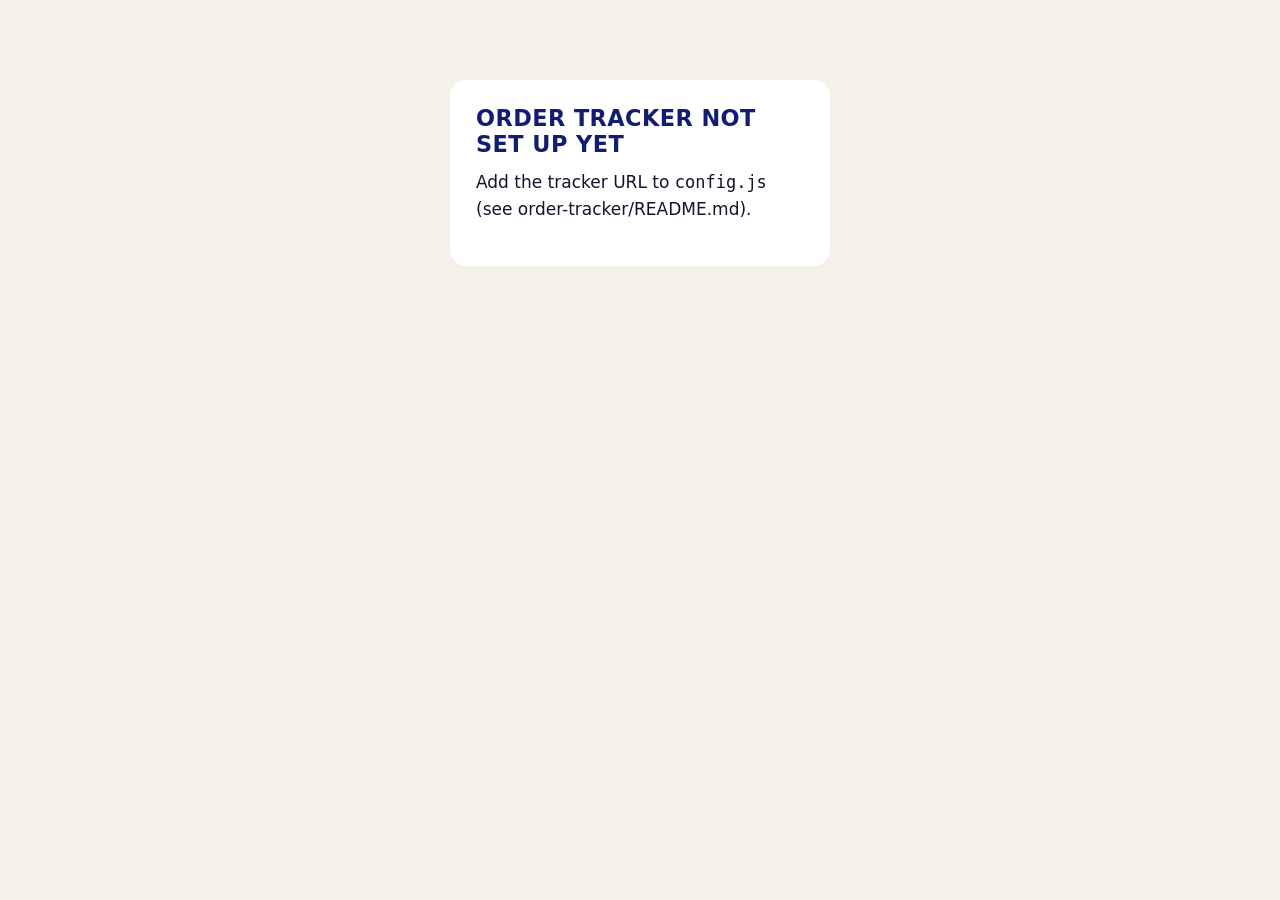
<file: orders.html>
<!doctype html>
<html lang="en"><head>
<meta charset="utf-8"><meta name="viewport" content="width=device-width,initial-scale=1">
<meta name="robots" content="noindex,nofollow">
<title>Orders · The Turkey House</title>
<meta name="theme-color" content="#1b2aa6">
<link rel="icon" href="assets/logo.png"><link rel="stylesheet" href="styles.css">
<style>
  body{background:#f3f1e8}
  .top{background:var(--blue);color:#fff;padding:12px 0;position:sticky;top:0;z-index:10}
  .top .wrap{display:flex;align-items:center;gap:12px;flex-wrap:wrap}
  .top h1{color:#fff;font-size:1.3rem;margin:0}
  .top .sp{margin-left:auto;display:flex;gap:10px;align-items:center;font-size:.9rem}
  .top label{margin:0;font-weight:600;display:flex;gap:6px;align-items:center}
  .top input{width:auto}
  .oc{background:#fff;border-radius:14px;border-left:8px solid var(--gold);padding:16px;margin-bottom:14px;box-shadow:0 2px 8px rgba(0,0,0,.08)}
  .oc.New{border-color:#e63946}.oc.Preparing{border-color:var(--gold)}.oc.Ready{border-color:var(--ok)}.oc.Done{border-color:#aaa;opacity:.75}
  .oc header{display:flex;justify-content:space-between;gap:10px;flex-wrap:wrap;align-items:baseline}
  .code{font-family:var(--head);font-size:1.5rem;font-weight:800;color:var(--blue-d)}
  .oc pre{font-family:var(--body);white-space:pre-wrap;margin:8px 0;font-size:1.05rem}
  .meta{color:var(--muted);font-size:.95rem}
  .tag{display:inline-block;padding:2px 10px;border-radius:999px;font-weight:800;font-size:.75rem;background:#eee}
  .tag.pay{background:#fff3c4}.tag.paid{background:#d9f3e3}
  .acts{display:flex;gap:8px;flex-wrap:wrap;margin-top:10px}
  #gate{max-width:380px;margin:80px auto;background:#fff;padding:26px;border-radius:16px}
  .toast{position:fixed;bottom:16px;left:50%;transform:translateX(-50%);background:#12142b;color:#fff;padding:10px 18px;border-radius:999px;display:none}
</style></head>
<body>
<div id="gate">
  <h1 style="font-size:1.5rem">Orders</h1>
  <p class="empty">Enter the orders password.</p>
  <form id="pin-form"><div class="field"><label for="pin">Password</label><input id="pin" type="password" autocomplete="current-password" required></div>
  <button class="btn" style="width:100%">Open orders</button><p id="gate-msg" class="error hidden" style="margin-top:10px"></p></form>
</div>
<div id="app" class="hidden">
  <div class="top"><div class="wrap"><h1>Orders <span id="count" class="tag" style="color:var(--ink)"></span></h1>
    <div class="sp"><label><input type="checkbox" id="showdone"> Show finished</label><label><input type="checkbox" id="sound" checked> Sound</label><button class="btn small" id="refresh" type="button">Refresh</button></div></div></div>
  <div class="wrap" style="padding-top:18px;padding-bottom:40px"><div id="list"></div>
  <p class="empty" id="stamp" style="text-align:center"></p></div>
</div>
<div class="toast" id="toast"></div>
<script src="config.js"></script>
<script>
(function(){
  "use strict";
  var URL_=(window.TH&&TH.orders&&TH.orders.trackerUrl)||"";
  var $=function(s){return document.querySelector(s)};
  var esc=function(s){return String(s==null?"":s).replace(/[&<>"']/g,function(c){return{"&":"&amp;","<":"&lt;",">":"&gt;",'"':"&quot;","'":"&#39;"}[c]})};
  var pin=""; try{pin=sessionStorage.getItem("th_pin")||""}catch(e){}
  var known=null, orders=[], timer=null;

  function api(body){
    return fetch(URL_,{method:"POST",body:JSON.stringify(body)}).then(function(r){return r.json()});
  }
  function toast(t){var el=$("#toast");el.textContent=t;el.style.display="block";setTimeout(function(){el.style.display="none"},2200)}
  function beep(){
    if(!$("#sound").checked)return;
    try{var a=new (window.AudioContext||window.webkitAudioContext)(),o=a.createOscillator(),g=a.createGain();o.connect(g);g.connect(a.destination);o.frequency.value=880;g.gain.value=.25;o.start();setTimeout(function(){o.stop()},350);}catch(e){}
  }
  function isDone(s){return s==="Picked up"||s==="Cancelled"}
  function when(t){try{return new Date(t).toLocaleString([], {weekday:"short",hour:"numeric",minute:"2-digit"})}catch(e){return ""}}

  function render(){
    var show=$("#showdone").checked, list=orders.filter(function(o){return show||!isDone(o.status)});
    var open=orders.filter(function(o){return !isDone(o.status)}).length;
    $("#count").textContent=open+" open";
    document.title=(open?"("+open+") ":"")+"Orders · The Turkey House";
    $("#list").innerHTML=list.length?list.map(function(o){
      var st=o.status||"New", cls=isDone(st)?"Done":st, code=esc(o.code);
      var sms="sms:"+encodeURIComponent(String(o.phone))+"?&body="+encodeURIComponent("Hi "+o.name+", your Turkey House order "+o.code+" is ready! 506 Burlington Ave.");
      var btns="";
      if(st==="New") btns+='<button class="btn small" data-s="Preparing" data-c="'+code+'">Start cooking</button>';
      if(st==="New"||st==="Preparing") btns+='<button class="btn small blue" data-s="Ready" data-c="'+code+'">Ready ✓</button>';
      if(st==="Ready") btns+='<a class="btn small" href="'+sms+'">Text: it’s ready</a><button class="btn small blue" data-s="Picked up" data-c="'+code+'">Picked up</button>';
      if(!isDone(st)) btns+='<button class="btn small" style="background:#eee" data-s="Cancelled" data-c="'+code+'">Cancel</button>';
      if(isDone(st)) btns+='<button class="btn small" style="background:#eee" data-s="New" data-c="'+code+'">Reopen</button>';
      return '<article class="oc '+cls+'"><header><span class="code">'+code+'</span><span><span class="tag">'+esc(st)+'</span> <span class="tag '+(o.payment==="online"?"paid":"pay")+'">'+(o.payment==="online"?"Paying online":"Pay at pickup")+'</span></span></header>'+
        '<div class="meta">'+esc(o.name)+' · <a href="tel:'+esc(o.phone)+'">'+esc(o.phone)+'</a> · placed '+when(o.time)+'</div>'+
        '<div><strong>Pickup: '+esc(o.pickup)+'</strong>'+(o.car?' · car: '+esc(o.car):'')+'</div>'+
        '<pre>'+esc(o.items)+'</pre><div><strong>$'+Number(o.total||0).toFixed(2)+'</strong>'+(o.notes?' · <em>'+esc(o.notes)+'</em>':'')+'</div><div class="acts">'+btns+'</div></article>';
    }).join(""):'<p class="empty" style="text-align:center;margin-top:40px">No open orders right now.</p>';
    $("#stamp").textContent="Updated "+new Date().toLocaleTimeString([], {hour:"numeric",minute:"2-digit",second:"2-digit"});
  }

  function load(){
    api({action:"list",pin:pin}).then(function(d){
      if(d.error==="auth"){ logout("Wrong password."); return; }
      if(!d.orders) return;
      var codes={}; d.orders.forEach(function(o){codes[o.code]=1});
      if(known){ var fresh=d.orders.filter(function(o){return !known[o.code]}); if(fresh.length){beep();toast("New order: "+fresh[0].code);} }
      known=codes; orders=d.orders; render();
    }).catch(function(){ $("#stamp").textContent="Can’t reach the order sheet. Retrying…"; });
  }
  function start(){
    $("#gate").classList.add("hidden"); $("#app").classList.remove("hidden");
    load(); clearInterval(timer); timer=setInterval(load,15000);
  }
  function logout(msg){
    clearInterval(timer); pin=""; try{sessionStorage.removeItem("th_pin")}catch(e){}
    $("#app").classList.add("hidden"); $("#gate").classList.remove("hidden");
    var m=$("#gate-msg"); m.textContent=msg||""; m.classList.toggle("hidden",!msg);
  }

  if(!URL_){ $("#gate").innerHTML='<h1 style="font-size:1.4rem">Order tracker not set up yet</h1><p>Add the tracker URL to <code>config.js</code> (see order-tracker/README.md).</p>'; return; }
  $("#pin-form").addEventListener("submit",function(e){e.preventDefault();pin=$("#pin").value;try{sessionStorage.setItem("th_pin",pin)}catch(er){} known=null; start();});
  $("#refresh").addEventListener("click",load);
  $("#showdone").addEventListener("change",render);
  $("#list").addEventListener("click",function(e){
    var b=e.target.closest("[data-s]"); if(!b)return;
    var c=b.getAttribute("data-c"), s=b.getAttribute("data-s");
    orders.forEach(function(o){ if(o.code===c) o.status=s; }); render();          // instant feedback
    api({action:"status",pin:pin,code:c,status:s}).then(function(d){ if(d.error){toast("Couldn’t save — try again");load();} }).catch(function(){toast("Couldn’t save — try again");load();});
  });
  if(pin) start();
})();
</script>
</body></html>
</file>
<file: styles.css>
/* The Turkey House — plain CSS, no dependencies, no build step. */
:root{
  --blue:#1b2aa6; --blue-d:#121c72; --blue-dd:#0b1249;
  --gold:#f6b400; --gold-l:#ffd24d; --cream:#fffaf0; --ink:#12142b; --muted:#585c7a;
  --line:#e6e0cf; --ok:#1f8a4c; --radius:16px;
  --head:"Aptos Display","Aptos",system-ui,-apple-system,"Segoe UI",Roboto,Helvetica,Arial,sans-serif;
  --body:"Aptos",system-ui,-apple-system,"Segoe UI",Roboto,Helvetica,Arial,sans-serif;
}
*{box-sizing:border-box}
html{scroll-behavior:smooth}
body{margin:0;font-family:var(--body);color:var(--ink);background:var(--cream);line-height:1.6;font-size:17px}
img{max-width:100%;display:block}
a{color:var(--blue)}
h1,h2,h3{font-family:var(--head);font-weight:800;line-height:1.15;margin:0 0 .5em;color:var(--blue-d);text-transform:uppercase;letter-spacing:.02em}
h1{font-size:clamp(2.2rem,6vw,3.8rem)} h2{font-size:clamp(1.6rem,4vw,2.4rem)} h3{font-size:1.2rem}
p{margin:0 0 1em}
.wrap{max-width:1100px;margin:0 auto;padding:0 20px}
.skip{position:absolute;left:-999px;top:0;background:var(--gold);color:var(--ink);padding:10px 16px;z-index:100}
.skip:focus{left:8px;top:8px}
:focus-visible{outline:3px solid var(--gold);outline-offset:2px}

/* header */
header.site{background:var(--blue);color:#fff;position:sticky;top:0;z-index:50;box-shadow:0 2px 12px rgba(0,0,0,.25)}
header.site .wrap{display:flex;align-items:center;gap:14px;padding-top:8px;padding-bottom:8px}
.brand{display:flex;align-items:center;gap:10px;text-decoration:none;color:#fff;font-family:var(--head);font-weight:700;text-transform:uppercase;letter-spacing:.04em;line-height:1.05}
.brand img{width:46px;height:46px;border-radius:50%;object-fit:cover}
nav.main{margin-left:auto;display:flex;gap:4px;align-items:center;flex-wrap:wrap}
nav.main a{color:#fff;text-decoration:none;padding:8px 12px;border-radius:999px;font-weight:600;font-size:.95rem}
nav.main a:hover,nav.main a[aria-current="page"]{background:rgba(255,255,255,.16)}
nav.main a.cta{background:var(--gold);color:var(--ink)}
nav.main a.cta:hover{background:var(--gold-l)}
@media(max-width:720px){.brand span{display:none}header.site .wrap{gap:6px}nav.main{margin-left:auto;flex-wrap:nowrap;gap:0}nav.main a{padding:7px 8px;font-size:.8rem;white-space:nowrap}}

/* buttons */
.btn{display:inline-block;background:var(--gold);color:var(--ink);font-weight:800;border:0;border-radius:999px;padding:14px 26px;text-decoration:none;font-size:1rem;cursor:pointer;font-family:var(--body);text-align:center}
.btn:hover{background:var(--gold-l)}
.btn.blue{background:var(--blue);color:#fff}.btn.blue:hover{background:var(--blue-d)}
.btn.ghost{background:transparent;color:#fff;border:2px solid #fff}.btn.ghost:hover{background:rgba(255,255,255,.14)}
.btn.small{padding:9px 16px;font-size:.9rem}
.btn[disabled]{opacity:.5;cursor:not-allowed}

/* hero */
.hero{position:relative;color:#fff;background:var(--blue-dd);overflow:hidden}
.hero img.bg{position:absolute;inset:0;width:100%;height:100%;object-fit:cover;opacity:.42}
.hero .wrap{position:relative;padding-top:64px;padding-bottom:72px}
.hero h1{color:#fff;max-width:14ch;text-shadow:0 2px 14px rgba(0,0,0,.4)}
.hero h1 em{color:var(--gold);font-style:normal}
.hero p.lead{font-size:1.2rem;max-width:34em}
.hero .actions{display:flex;gap:12px;flex-wrap:wrap;margin-top:22px}
.status{display:inline-flex;align-items:center;gap:8px;background:rgba(255,255,255,.14);border:1px solid rgba(255,255,255,.3);padding:6px 14px;border-radius:999px;font-weight:700;font-size:.9rem;margin-bottom:18px}
.dot{width:10px;height:10px;border-radius:50%;background:#aaa}.dot.open{background:#3ddc84;box-shadow:0 0 0 4px rgba(61,220,132,.25)}

/* trust strip */
.trust{background:var(--gold);color:var(--ink)}
.trust ul{list-style:none;margin:0;padding:18px 0;display:grid;grid-template-columns:repeat(auto-fit,minmax(200px,1fr));gap:14px 22px}
.trust li{display:flex;gap:12px;align-items:center;font-weight:700;line-height:1.25}
.trust .big{white-space:nowrap;font-family:var(--head);font-size:2rem;line-height:1;color:var(--blue-d);min-width:2.3ch}
.trust small{display:block;font-weight:500;opacity:.85}

section{padding:60px 0}
section.alt{background:#fff}
.grid{display:grid;gap:20px}
.grid.c3{grid-template-columns:repeat(auto-fit,minmax(250px,1fr))}
.grid.c2{grid-template-columns:repeat(auto-fit,minmax(300px,1fr))}
.card{background:#fff;border:1px solid var(--line);border-radius:var(--radius);padding:22px}
section.alt .card{background:var(--cream)}
.card h3{margin-bottom:.4em}
.kicker{color:var(--blue);font-weight:800;text-transform:uppercase;letter-spacing:.12em;font-size:.8rem;margin-bottom:6px}
.split{display:grid;gap:34px;grid-template-columns:1fr 1fr;align-items:center}
@media(max-width:800px){.split{grid-template-columns:1fr}}
.photo{border-radius:var(--radius);overflow:hidden;box-shadow:0 10px 30px rgba(18,28,114,.22)}
.photo img{width:100%;height:100%;object-fit:cover}
.steps{counter-reset:s;list-style:none;padding:0;margin:0;display:grid;gap:14px}
.steps li{counter-increment:s;display:flex;gap:14px;align-items:flex-start}
.steps li::before{content:counter(s);flex:none;width:36px;height:36px;border-radius:50%;background:var(--blue);color:#fff;font-weight:800;display:grid;place-items:center}
.quote{font-family:var(--head);font-size:1.25rem;line-height:1.4;border-left:5px solid var(--gold);padding-left:18px;margin:0 0 1em}

/* menu + ordering */
.menu-layout{display:grid;grid-template-columns:1fr 360px;gap:30px;align-items:start}
@media(max-width:960px){.menu-layout{grid-template-columns:1fr}}
.cat-nav{display:flex;gap:8px;flex-wrap:wrap;margin-bottom:24px;position:sticky;top:64px;background:var(--cream);padding:10px 0;z-index:20}
.cat-nav a{background:#fff;border:1px solid var(--line);border-radius:999px;padding:7px 15px;text-decoration:none;font-weight:700;font-size:.9rem}
.item{display:grid;grid-template-columns:1fr auto;gap:4px 16px;padding:16px 0;border-bottom:1px dashed #cfc6ad}
.item h3{margin:0;text-transform:none;font-size:1.15rem;letter-spacing:0}
.item .price{font-weight:800;font-size:1.15rem;color:var(--blue-d)}
.item p{margin:0;color:var(--muted);font-size:.95rem;grid-column:1/-1}
.item .row{grid-column:1/-1;display:flex;gap:10px;flex-wrap:wrap;align-items:center;margin-top:8px}
.badge{display:inline-block;background:var(--gold);color:var(--ink);font-size:.7rem;font-weight:800;padding:2px 8px;border-radius:999px;vertical-align:middle;margin-left:6px;letter-spacing:.05em}
select,input,textarea{font:inherit;padding:11px 12px;border:1.5px solid #c9c2ac;border-radius:10px;background:#fff;color:var(--ink);width:100%}
.item select{width:auto;max-width:100%;padding:8px 10px;font-size:.9rem}
label{font-weight:700;font-size:.9rem;display:block;margin:0 0 4px}
.field{margin-bottom:14px}
.cart{background:#fff;border:2px solid var(--blue);border-radius:var(--radius);padding:20px;position:sticky;top:72px}
@media(max-width:960px){.cart{position:static}}
.cart h2{font-size:1.3rem}
.cart ul{list-style:none;margin:0 0 12px;padding:0}
.cart li{display:grid;grid-template-columns:1fr auto;gap:2px 10px;padding:9px 0;border-bottom:1px solid var(--line);font-size:.95rem}
.cart li small{grid-column:1;color:var(--muted)}
.qty{display:inline-flex;align-items:center;gap:6px}
.qty button{width:28px;height:28px;border-radius:50%;border:1.5px solid var(--blue);background:#fff;color:var(--blue);font-weight:800;cursor:pointer;line-height:1}
.totals div{display:flex;justify-content:space-between;padding:2px 0}
.totals .grand{font-weight:800;font-size:1.2rem;border-top:2px solid var(--ink);margin-top:6px;padding-top:8px}
.empty{color:var(--muted)}
.notice{background:#fff7dc;border:1px solid #f0d78a;border-radius:12px;padding:12px 14px;font-size:.92rem}
.success{background:#e8f7ee;border:1px solid #9bd7b3;border-radius:12px;padding:16px}
.error{background:#fdecec;border:1px solid #f1a9a9;border-radius:12px;padding:12px 14px}
.radio{display:flex;gap:8px;align-items:flex-start;margin-bottom:8px;font-weight:600}
.radio input{width:auto;margin-top:5px}
.hidden{display:none!important}
.hp{position:absolute;left:-9999px}

/* footer */
footer.site{background:var(--blue-dd);color:#dfe2ff;padding:44px 0 26px;font-size:.95rem}
footer.site a{color:var(--gold-l)}
footer.site .grid{grid-template-columns:repeat(auto-fit,minmax(220px,1fr))}
footer.site h3{color:#fff;font-size:1rem}
footer.site .fine{margin-top:26px;padding-top:16px;border-top:1px solid rgba(255,255,255,.15);font-size:.85rem;opacity:.85}
.banner{background:var(--blue-d);color:#fff;border-radius:var(--radius);padding:22px 26px;display:flex;gap:18px;align-items:center;flex-wrap:wrap}
.banner h3{color:var(--gold);margin:0}.banner p{margin:0}
@media print{header.site,footer.site,.cart,.cat-nav{display:none}}
</file>
